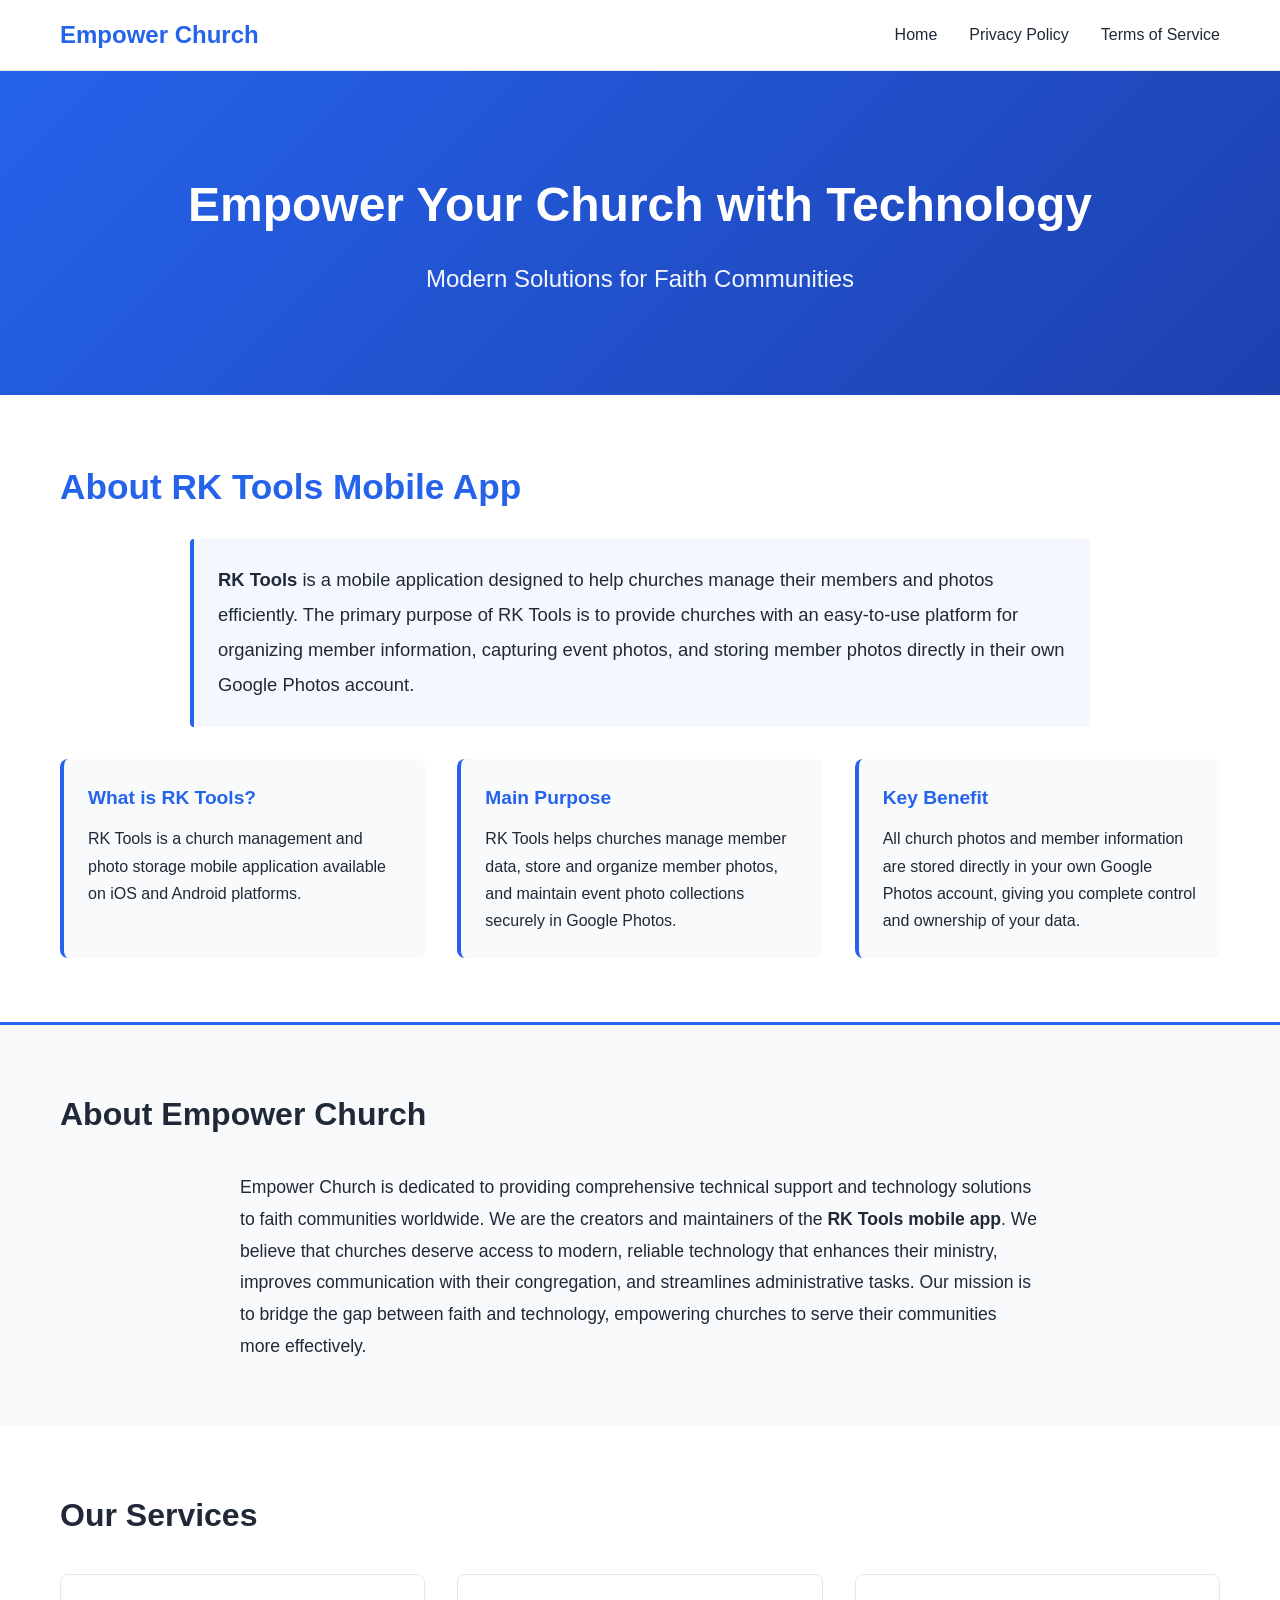
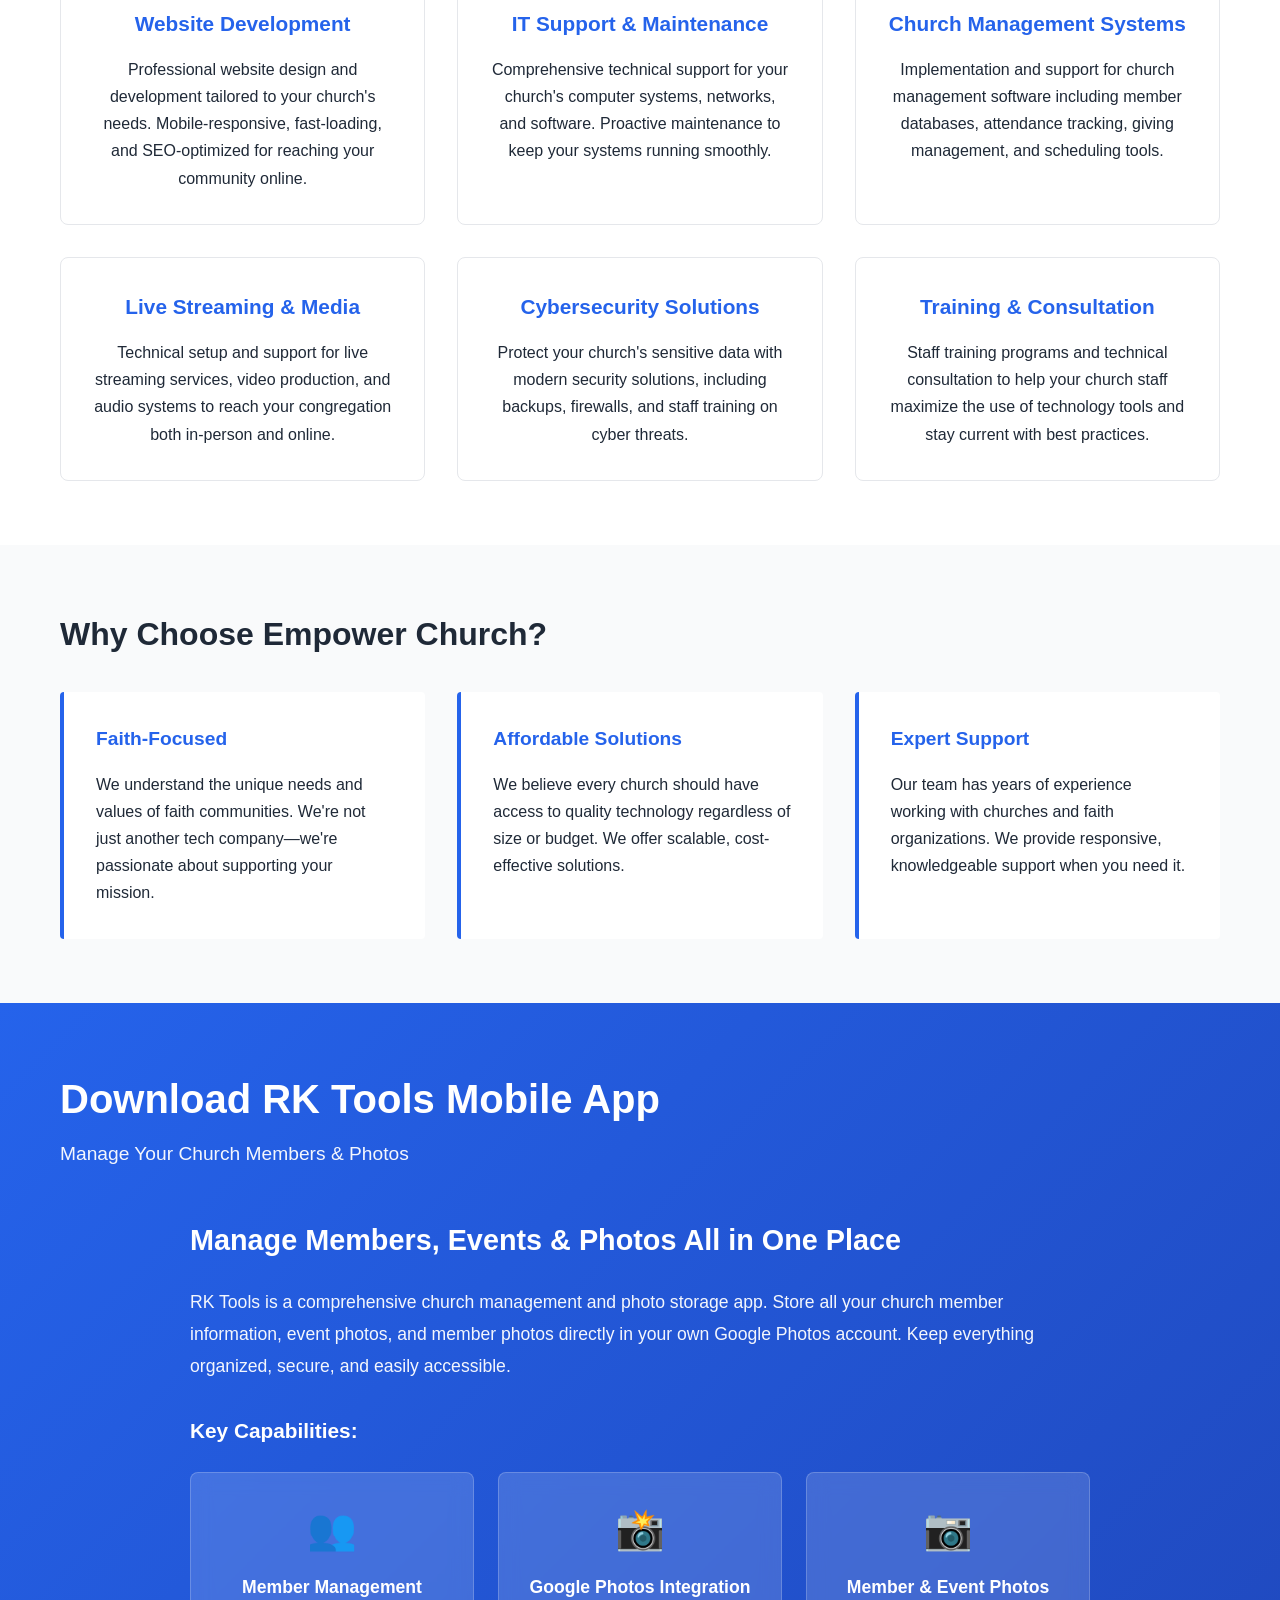
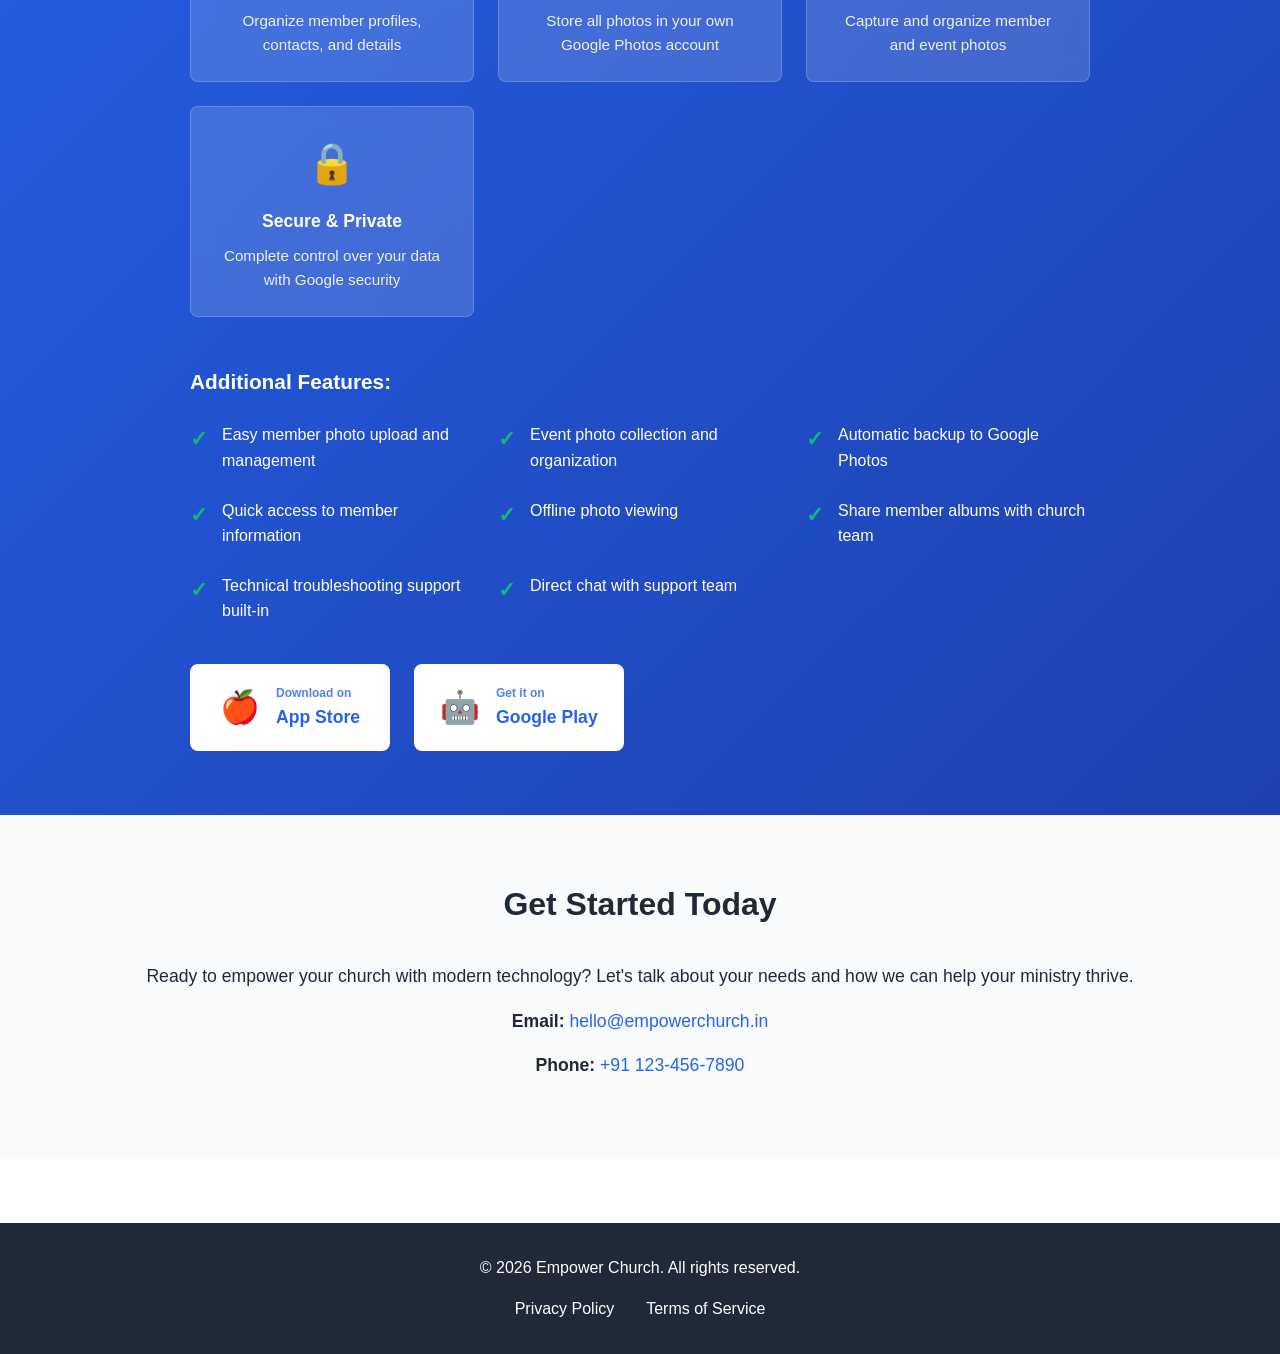
<file: index.html>
<!DOCTYPE html>
<html lang="en">
<head>
    <meta charset="UTF-8">
    <meta name="viewport" content="width=device-width, initial-scale=1.0">
    <title>Empower Church - Technology Solutions for Faith Communities</title>
    <meta name="application-name" content="RK Tools">
    <meta name="apple-mobile-web-app-title" content="RK Tools">
    <meta name="description" content="RK Tools is a mobile application that helps churches manage member information and store member photos in Google Photos. Available on iOS and Android.">
    <meta property="og:title" content="RK Tools - Church Management Mobile App">
    <meta property="og:description" content="RK Tools helps churches manage members, photos, and events. Store everything securely in your own Google Photos account.">
    <link rel="stylesheet" href="style.css">
    <script type="application/ld+json">
    {
      "@context": "https://schema.org",
      "@type": "SoftwareApplication",
      "name": "RK Tools",
      "description": "Church management and photo storage app for managing members, events, and photos directly in your Google Photos account",
      "applicationCategory": "BusinessApplication",
      "offers": {
        "@type": "Offer",
        "price": "0",
        "priceCurrency": "USD"
      }
    }
    </script>
</head>
<body>
    <header>
        <nav class="navbar">
            <div class="container">
                <div class="logo">Empower Church</div>
                <ul class="nav-links">
                    <li><a href="index.html">Home</a></li>
                    <li><a href="privacy-policy.html">Privacy Policy</a></li>
                    <li><a href="terms-of-service.html">Terms of Service</a></li>
                </ul>
            </div>
        </nav>
    </header>

    <main>
        <!-- Hero Section -->
        <section class="hero">
            <div class="container">
                <h1>Empower Your Church with Technology</h1>
                <p>Modern Solutions for Faith Communities</p>
            </div>
        </section>

        <!-- About RK Tools App Section -->
        <section class="about-app">
            <div class="container">
                <h2>About RK Tools Mobile App</h2>
                <p class="app-purpose"><strong>RK Tools</strong> is a mobile application designed to help churches manage their members and photos efficiently. The primary purpose of RK Tools is to provide churches with an easy-to-use platform for organizing member information, capturing event photos, and storing member photos directly in their own Google Photos account.</p>

                <div class="rk-tools-summary">
                    <div class="summary-item">
                        <h4>What is RK Tools?</h4>
                        <p>RK Tools is a church management and photo storage mobile application available on iOS and Android platforms.</p>
                    </div>
                    <div class="summary-item">
                        <h4>Main Purpose</h4>
                        <p>RK Tools helps churches manage member data, store and organize member photos, and maintain event photo collections securely in Google Photos.</p>
                    </div>
                    <div class="summary-item">
                        <h4>Key Benefit</h4>
                        <p>All church photos and member information are stored directly in your own Google Photos account, giving you complete control and ownership of your data.</p>
                    </div>
                </div>
            </div>
        </section>

        <!-- About Section -->
        <section class="about">
            <div class="container">
                <h2>About Empower Church</h2>
                <p>Empower Church is dedicated to providing comprehensive technical support and technology solutions to faith communities worldwide. We are the creators and maintainers of the <strong>RK Tools mobile app</strong>. We believe that churches deserve access to modern, reliable technology that enhances their ministry, improves communication with their congregation, and streamlines administrative tasks. Our mission is to bridge the gap between faith and technology, empowering churches to serve their communities more effectively.</p>
            </div>
        </section>

        <!-- Services Section -->
        <section class="services">
            <div class="container">
                <h2>Our Services</h2>
                <div class="service-cards">
                    <div class="card">
                        <h3>Website Development</h3>
                        <p>Professional website design and development tailored to your church's needs. Mobile-responsive, fast-loading, and SEO-optimized for reaching your community online.</p>
                    </div>
                    <div class="card">
                        <h3>IT Support & Maintenance</h3>
                        <p>Comprehensive technical support for your church's computer systems, networks, and software. Proactive maintenance to keep your systems running smoothly.</p>
                    </div>
                    <div class="card">
                        <h3>Church Management Systems</h3>
                        <p>Implementation and support for church management software including member databases, attendance tracking, giving management, and scheduling tools.</p>
                    </div>
                    <div class="card">
                        <h3>Live Streaming & Media</h3>
                        <p>Technical setup and support for live streaming services, video production, and audio systems to reach your congregation both in-person and online.</p>
                    </div>
                    <div class="card">
                        <h3>Cybersecurity Solutions</h3>
                        <p>Protect your church's sensitive data with modern security solutions, including backups, firewalls, and staff training on cyber threats.</p>
                    </div>
                    <div class="card">
                        <h3>Training & Consultation</h3>
                        <p>Staff training programs and technical consultation to help your church staff maximize the use of technology tools and stay current with best practices.</p>
                    </div>
                </div>
            </div>
        </section>

        <!-- Why Choose Us Section -->
        <section class="why-us">
            <div class="container">
                <h2>Why Choose Empower Church?</h2>
                <div class="features">
                    <div class="feature">
                        <h3>Faith-Focused</h3>
                        <p>We understand the unique needs and values of faith communities. We're not just another tech company—we're passionate about supporting your mission.</p>
                    </div>
                    <div class="feature">
                        <h3>Affordable Solutions</h3>
                        <p>We believe every church should have access to quality technology regardless of size or budget. We offer scalable, cost-effective solutions.</p>
                    </div>
                    <div class="feature">
                        <h3>Expert Support</h3>
                        <p>Our team has years of experience working with churches and faith organizations. We provide responsive, knowledgeable support when you need it.</p>
                    </div>
                </div>
            </div>
        </section>

        <!-- RK Tools Mobile App Section -->
        <section class="app-section">
            <div class="container">
                <h2>Download RK Tools Mobile App</h2>
                <p class="app-subtitle">Manage Your Church Members & Photos</p>

                <div class="app-content">
                    <div class="app-info">
                        <h3>Manage Members, Events & Photos All in One Place</h3>
                        <p>RK Tools is a comprehensive church management and photo storage app. Store all your church member information, event photos, and member photos directly in your own Google Photos account. Keep everything organized, secure, and easily accessible.</p>

                        <div class="app-highlights">
                            <h4>Key Capabilities:</h4>
                            <div class="highlights-grid">
                                <div class="highlight-card">
                                    <div class="highlight-icon">👥</div>
                                    <h5>Member Management</h5>
                                    <p>Organize member profiles, contacts, and details</p>
                                </div>
                                <div class="highlight-card">
                                    <div class="highlight-icon">📸</div>
                                    <h5>Google Photos Integration</h5>
                                    <p>Store all photos in your own Google Photos account</p>
                                </div>
                                <div class="highlight-card">
                                    <div class="highlight-icon">📷</div>
                                    <h5>Member & Event Photos</h5>
                                    <p>Capture and organize member and event photos</p>
                                </div>
                                <div class="highlight-card">
                                    <div class="highlight-icon">🔒</div>
                                    <h5>Secure & Private</h5>
                                    <p>Complete control over your data with Google security</p>
                                </div>
                            </div>
                        </div>

                        <div class="app-features">
                            <h4>Additional Features:</h4>
                            <ul>
                                <li>Easy member photo upload and management</li>
                                <li>Event photo collection and organization</li>
                                <li>Automatic backup to Google Photos</li>
                                <li>Quick access to member information</li>
                                <li>Offline photo viewing</li>
                                <li>Share member albums with church team</li>
                                <li>Technical troubleshooting support built-in</li>
                                <li>Direct chat with support team</li>
                            </ul>
                        </div>

                        <div class="app-buttons">
                            <a href="#" class="app-btn ios-btn">
                                <span class="btn-icon">🍎</span>
                                <span class="btn-text">
                                    <span class="btn-label">Download on</span>
                                    <span class="btn-store">App Store</span>
                                </span>
                            </a>
                            <a href="#" class="app-btn android-btn">
                                <span class="btn-icon">🤖</span>
                                <span class="btn-text">
                                    <span class="btn-label">Get it on</span>
                                    <span class="btn-store">Google Play</span>
                                </span>
                            </a>
                        </div>
                    </div>
                </div>
            </div>
        </section>

        <!-- Contact Section -->
        <section class="contact">
            <div class="container">
                <h2>Get Started Today</h2>
                <p>Ready to empower your church with modern technology? Let's talk about your needs and how we can help your ministry thrive.</p>
                <p><strong>Email:</strong> <a href="mailto:hello@empowerchurch.in">hello@empowerchurch.in</a></p>
                <p><strong>Phone:</strong> <a href="tel:+911234567890">+91 123-456-7890</a></p>
            </div>
        </section>
    </main>

    <footer>
        <div class="container">
            <p>&copy; 2026 Empower Church. All rights reserved.</p>
            <ul class="footer-links">
                <li><a href="privacy-policy.html">Privacy Policy</a></li>
                <li><a href="terms-of-service.html">Terms of Service</a></li>
            </ul>
        </div>
    </footer>
</body>
</html>
</file>
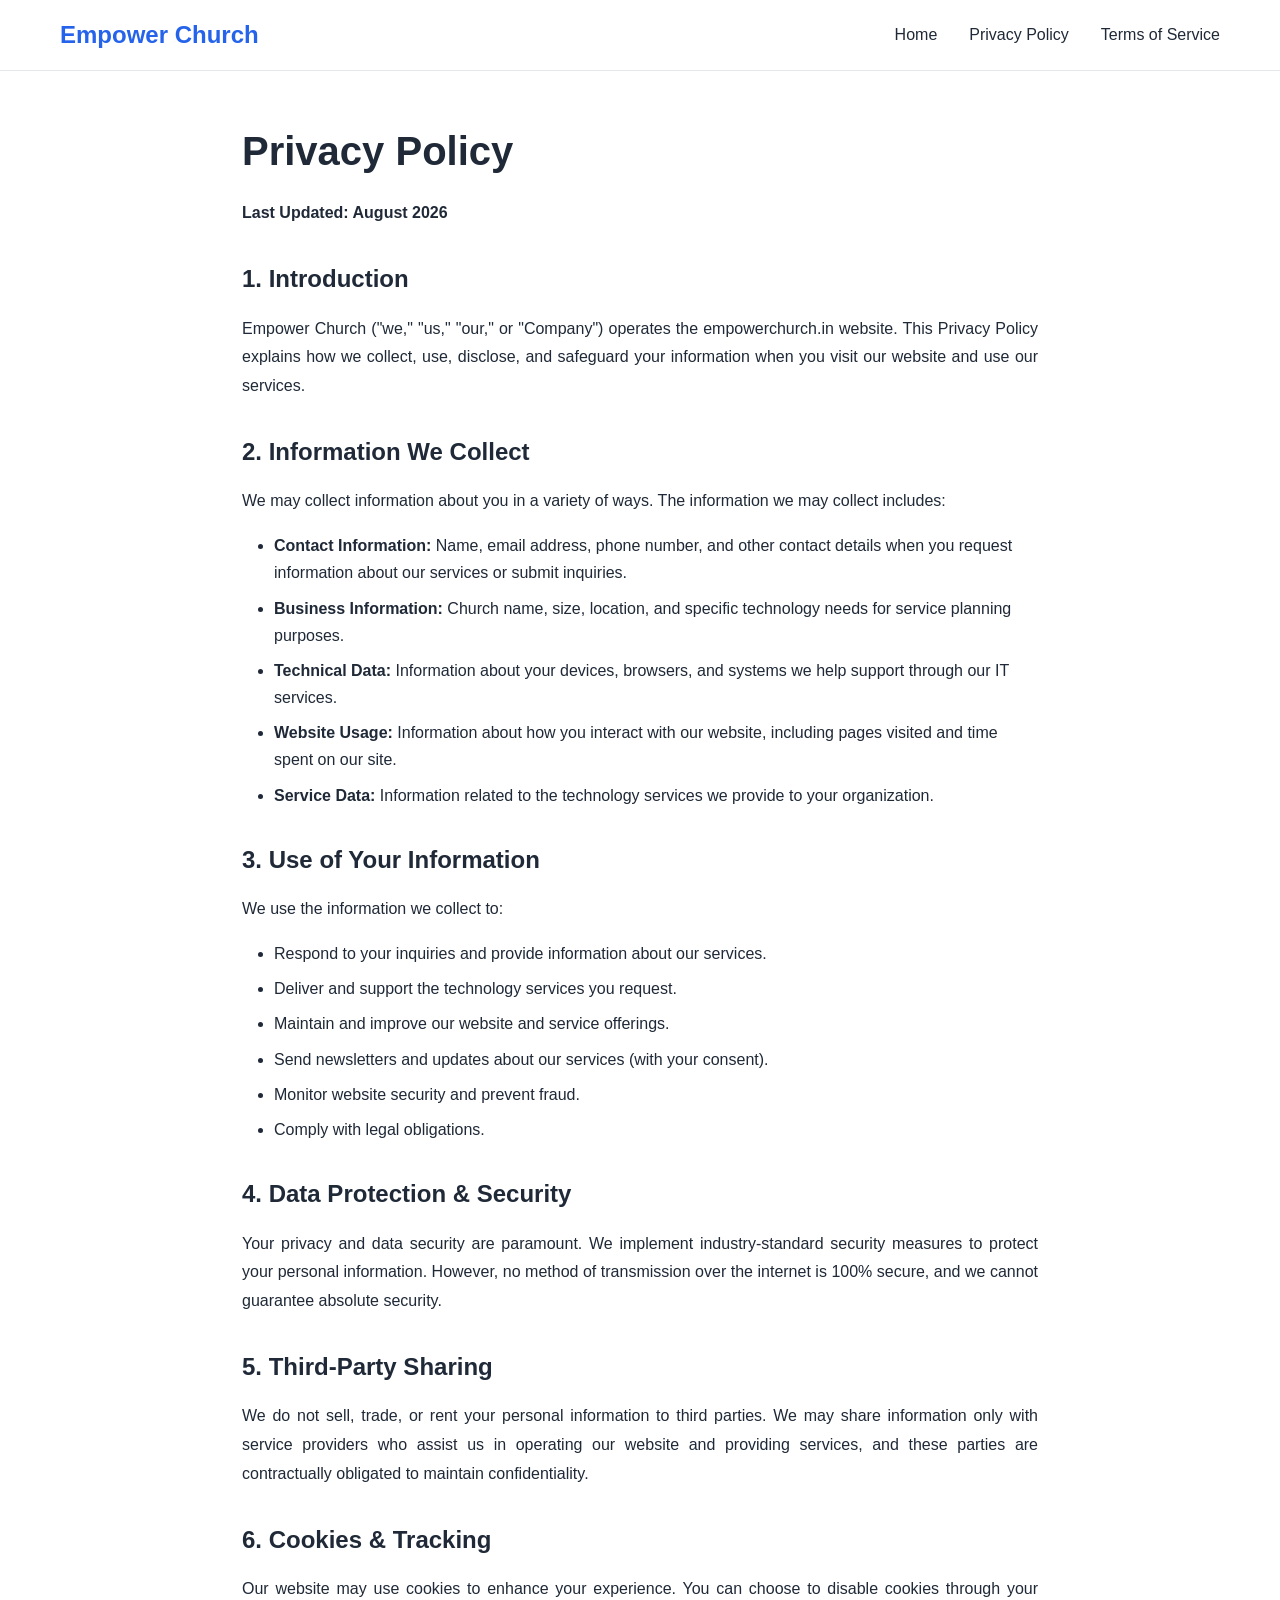
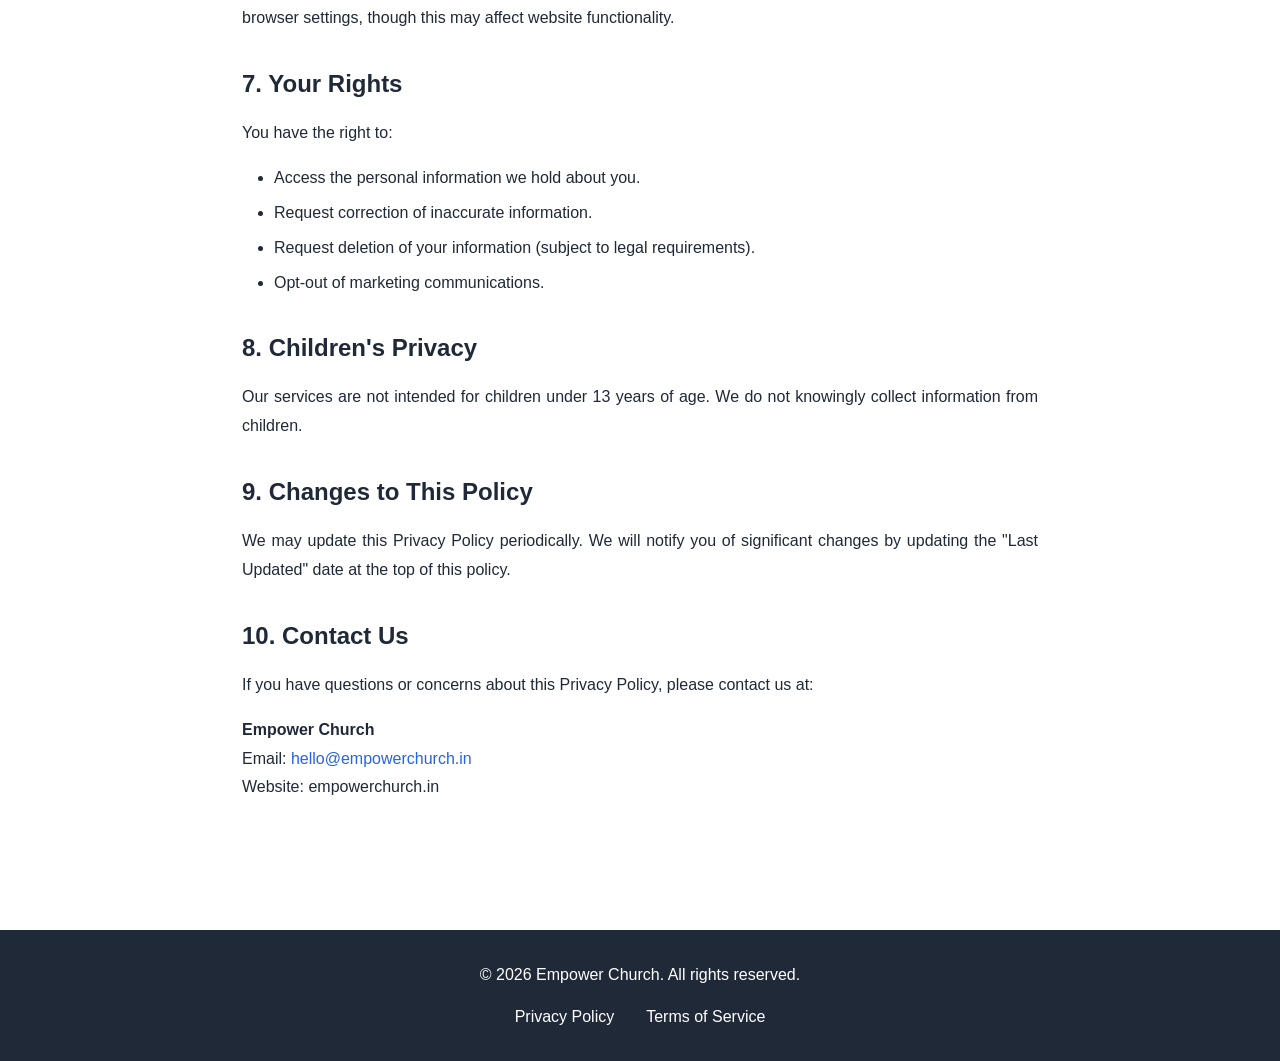
<file: privacy-policy.html>
<!DOCTYPE html>
<html lang="en">
<head>
    <meta charset="UTF-8">
    <meta name="viewport" content="width=device-width, initial-scale=1.0">
    <title>Privacy Policy - Empower Church</title>
    <link rel="stylesheet" href="style.css">
</head>
<body>
    <header>
        <nav class="navbar">
            <div class="container">
                <div class="logo">Empower Church</div>
                <ul class="nav-links">
                    <li><a href="index.html">Home</a></li>
                    <li><a href="privacy-policy.html">Privacy Policy</a></li>
                    <li><a href="terms-of-service.html">Terms of Service</a></li>
                </ul>
            </div>
        </nav>
    </header>

    <main>
        <section class="policy-container">
            <div class="container">
                <h1>Privacy Policy</h1>
                <p><strong>Last Updated: August 2026</strong></p>

                <h2>1. Introduction</h2>
                <p>Empower Church ("we," "us," "our," or "Company") operates the empowerchurch.in website. This Privacy Policy explains how we collect, use, disclose, and safeguard your information when you visit our website and use our services.</p>

                <h2>2. Information We Collect</h2>
                <p>We may collect information about you in a variety of ways. The information we may collect includes:</p>
                <ul>
                    <li><strong>Contact Information:</strong> Name, email address, phone number, and other contact details when you request information about our services or submit inquiries.</li>
                    <li><strong>Business Information:</strong> Church name, size, location, and specific technology needs for service planning purposes.</li>
                    <li><strong>Technical Data:</strong> Information about your devices, browsers, and systems we help support through our IT services.</li>
                    <li><strong>Website Usage:</strong> Information about how you interact with our website, including pages visited and time spent on our site.</li>
                    <li><strong>Service Data:</strong> Information related to the technology services we provide to your organization.</li>
                </ul>

                <h2>3. Use of Your Information</h2>
                <p>We use the information we collect to:</p>
                <ul>
                    <li>Respond to your inquiries and provide information about our services.</li>
                    <li>Deliver and support the technology services you request.</li>
                    <li>Maintain and improve our website and service offerings.</li>
                    <li>Send newsletters and updates about our services (with your consent).</li>
                    <li>Monitor website security and prevent fraud.</li>
                    <li>Comply with legal obligations.</li>
                </ul>

                <h2>4. Data Protection & Security</h2>
                <p>Your privacy and data security are paramount. We implement industry-standard security measures to protect your personal information. However, no method of transmission over the internet is 100% secure, and we cannot guarantee absolute security.</p>

                <h2>5. Third-Party Sharing</h2>
                <p>We do not sell, trade, or rent your personal information to third parties. We may share information only with service providers who assist us in operating our website and providing services, and these parties are contractually obligated to maintain confidentiality.</p>

                <h2>6. Cookies & Tracking</h2>
                <p>Our website may use cookies to enhance your experience. You can choose to disable cookies through your browser settings, though this may affect website functionality.</p>

                <h2>7. Your Rights</h2>
                <p>You have the right to:</p>
                <ul>
                    <li>Access the personal information we hold about you.</li>
                    <li>Request correction of inaccurate information.</li>
                    <li>Request deletion of your information (subject to legal requirements).</li>
                    <li>Opt-out of marketing communications.</li>
                </ul>

                <h2>8. Children's Privacy</h2>
                <p>Our services are not intended for children under 13 years of age. We do not knowingly collect information from children.</p>

                <h2>9. Changes to This Policy</h2>
                <p>We may update this Privacy Policy periodically. We will notify you of significant changes by updating the "Last Updated" date at the top of this policy.</p>

                <h2>10. Contact Us</h2>
                <p>If you have questions or concerns about this Privacy Policy, please contact us at:</p>
                <p>
                    <strong>Empower Church</strong><br>
                    Email: <a href="mailto:hello@empowerchurch.in">hello@empowerchurch.in</a><br>
                    Website: empowerchurch.in
                </p>
            </div>
        </section>
    </main>

    <footer>
        <div class="container">
            <p>&copy; 2026 Empower Church. All rights reserved.</p>
            <ul class="footer-links">
                <li><a href="privacy-policy.html">Privacy Policy</a></li>
                <li><a href="terms-of-service.html">Terms of Service</a></li>
            </ul>
        </div>
    </footer>
</body>
</html>
</file>
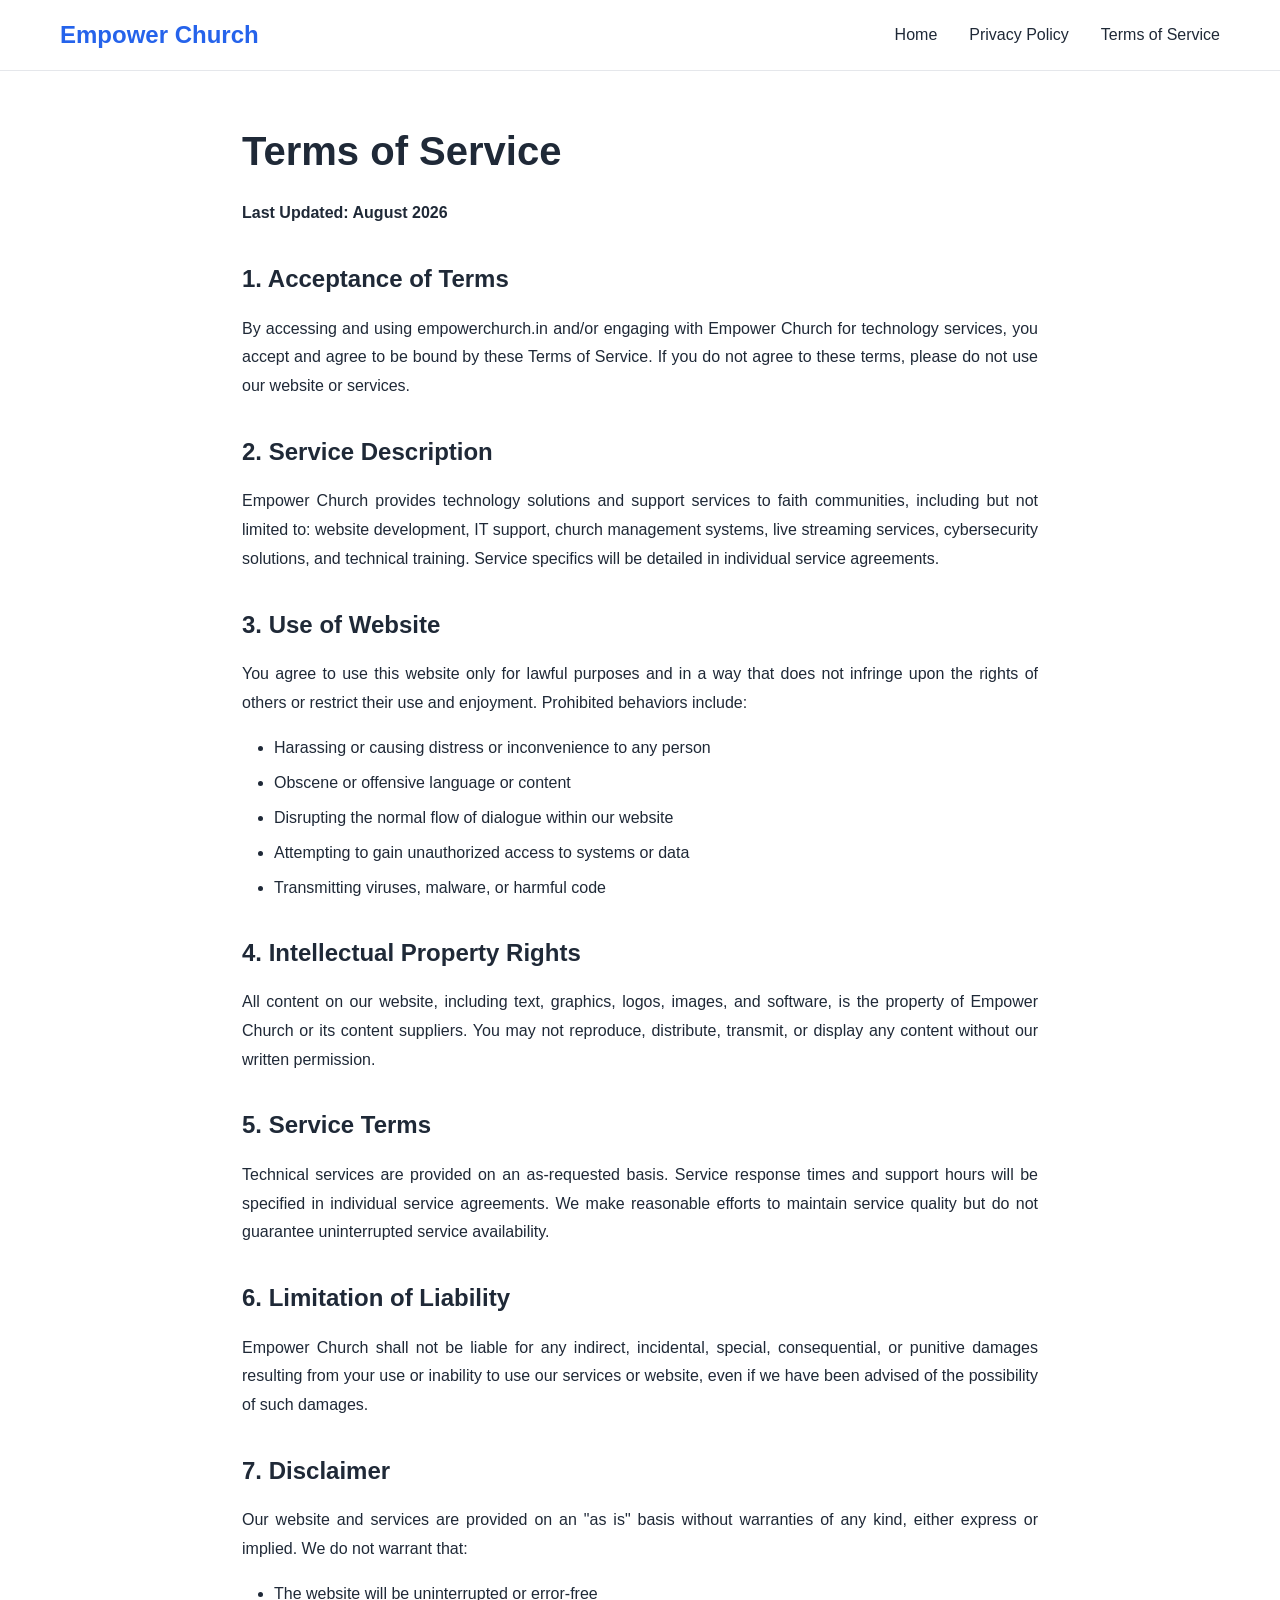
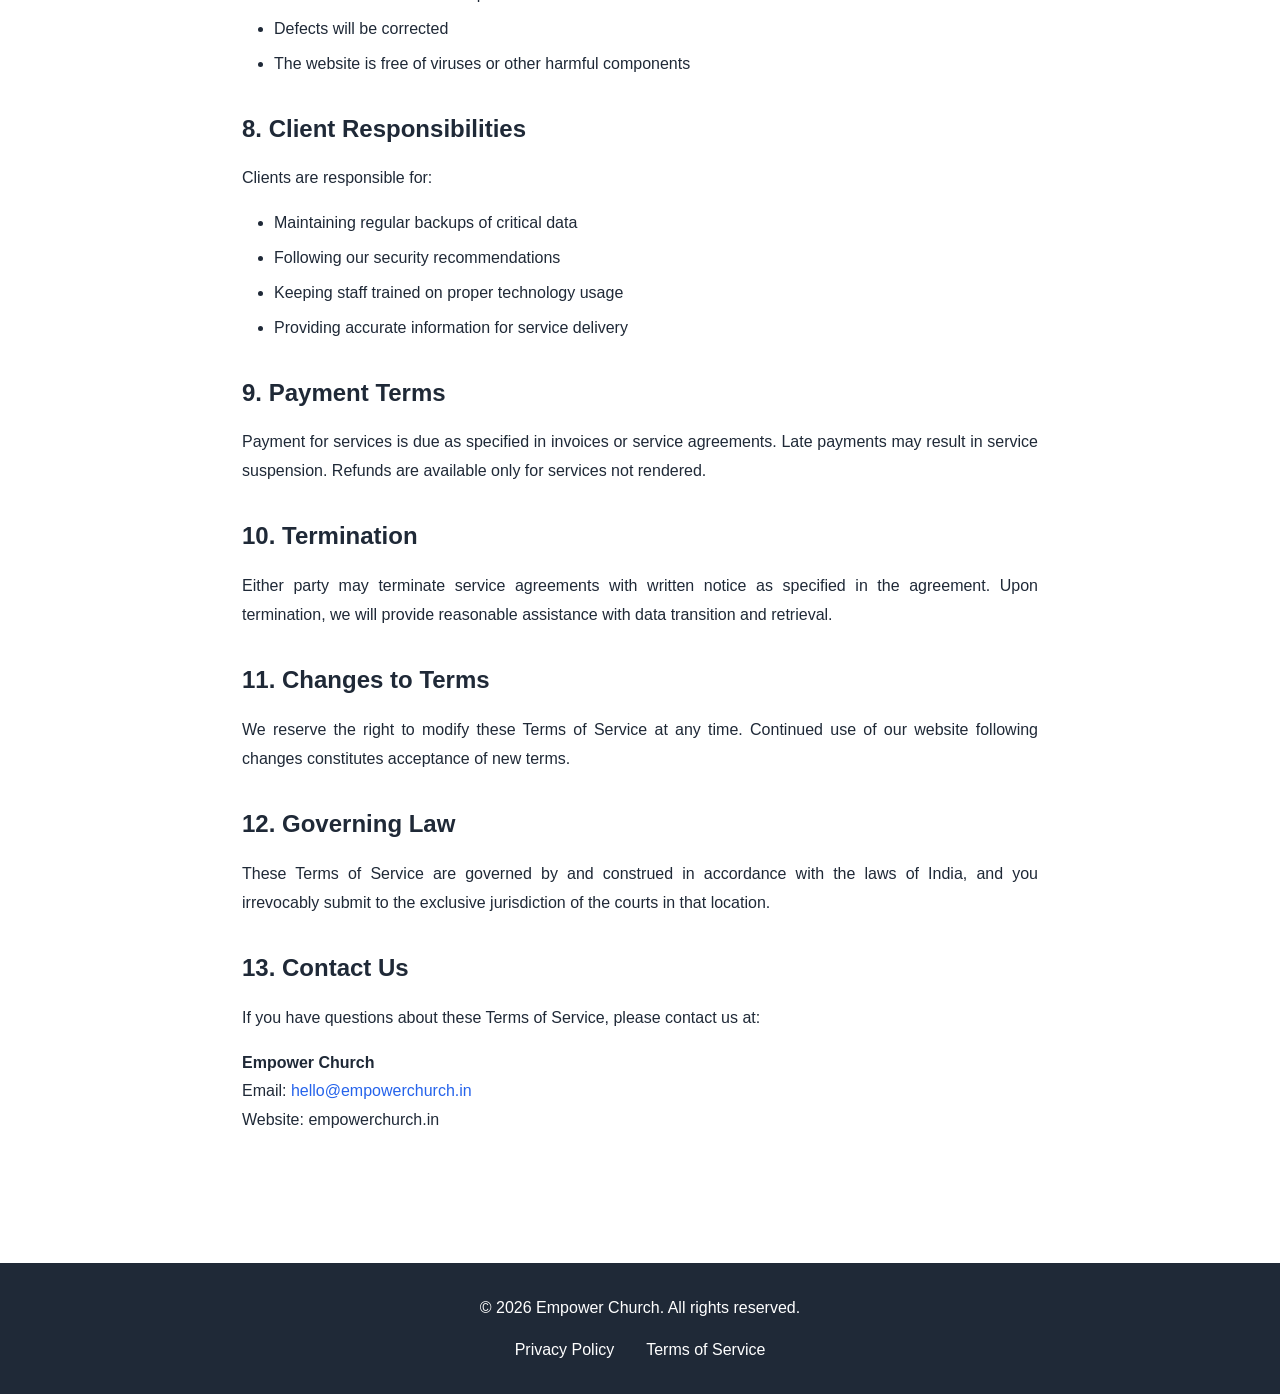
<file: terms-of-service.html>
<!DOCTYPE html>
<html lang="en">
<head>
    <meta charset="UTF-8">
    <meta name="viewport" content="width=device-width, initial-scale=1.0">
    <title>Terms of Service - Empower Church</title>
    <link rel="stylesheet" href="style.css">
</head>
<body>
    <header>
        <nav class="navbar">
            <div class="container">
                <div class="logo">Empower Church</div>
                <ul class="nav-links">
                    <li><a href="index.html">Home</a></li>
                    <li><a href="privacy-policy.html">Privacy Policy</a></li>
                    <li><a href="terms-of-service.html">Terms of Service</a></li>
                </ul>
            </div>
        </nav>
    </header>

    <main>
        <section class="policy-container">
            <div class="container">
                <h1>Terms of Service</h1>
                <p><strong>Last Updated: August 2026</strong></p>

                <h2>1. Acceptance of Terms</h2>
                <p>By accessing and using empowerchurch.in and/or engaging with Empower Church for technology services, you accept and agree to be bound by these Terms of Service. If you do not agree to these terms, please do not use our website or services.</p>

                <h2>2. Service Description</h2>
                <p>Empower Church provides technology solutions and support services to faith communities, including but not limited to: website development, IT support, church management systems, live streaming services, cybersecurity solutions, and technical training. Service specifics will be detailed in individual service agreements.</p>

                <h2>3. Use of Website</h2>
                <p>You agree to use this website only for lawful purposes and in a way that does not infringe upon the rights of others or restrict their use and enjoyment. Prohibited behaviors include:</p>
                <ul>
                    <li>Harassing or causing distress or inconvenience to any person</li>
                    <li>Obscene or offensive language or content</li>
                    <li>Disrupting the normal flow of dialogue within our website</li>
                    <li>Attempting to gain unauthorized access to systems or data</li>
                    <li>Transmitting viruses, malware, or harmful code</li>
                </ul>

                <h2>4. Intellectual Property Rights</h2>
                <p>All content on our website, including text, graphics, logos, images, and software, is the property of Empower Church or its content suppliers. You may not reproduce, distribute, transmit, or display any content without our written permission.</p>

                <h2>5. Service Terms</h2>
                <p>Technical services are provided on an as-requested basis. Service response times and support hours will be specified in individual service agreements. We make reasonable efforts to maintain service quality but do not guarantee uninterrupted service availability.</p>

                <h2>6. Limitation of Liability</h2>
                <p>Empower Church shall not be liable for any indirect, incidental, special, consequential, or punitive damages resulting from your use or inability to use our services or website, even if we have been advised of the possibility of such damages.</p>

                <h2>7. Disclaimer</h2>
                <p>Our website and services are provided on an "as is" basis without warranties of any kind, either express or implied. We do not warrant that:</p>
                <ul>
                    <li>The website will be uninterrupted or error-free</li>
                    <li>Defects will be corrected</li>
                    <li>The website is free of viruses or other harmful components</li>
                </ul>

                <h2>8. Client Responsibilities</h2>
                <p>Clients are responsible for:</p>
                <ul>
                    <li>Maintaining regular backups of critical data</li>
                    <li>Following our security recommendations</li>
                    <li>Keeping staff trained on proper technology usage</li>
                    <li>Providing accurate information for service delivery</li>
                </ul>

                <h2>9. Payment Terms</h2>
                <p>Payment for services is due as specified in invoices or service agreements. Late payments may result in service suspension. Refunds are available only for services not rendered.</p>

                <h2>10. Termination</h2>
                <p>Either party may terminate service agreements with written notice as specified in the agreement. Upon termination, we will provide reasonable assistance with data transition and retrieval.</p>

                <h2>11. Changes to Terms</h2>
                <p>We reserve the right to modify these Terms of Service at any time. Continued use of our website following changes constitutes acceptance of new terms.</p>

                <h2>12. Governing Law</h2>
                <p>These Terms of Service are governed by and construed in accordance with the laws of India, and you irrevocably submit to the exclusive jurisdiction of the courts in that location.</p>

                <h2>13. Contact Us</h2>
                <p>If you have questions about these Terms of Service, please contact us at:</p>
                <p>
                    <strong>Empower Church</strong><br>
                    Email: <a href="mailto:hello@empowerchurch.in">hello@empowerchurch.in</a><br>
                    Website: empowerchurch.in
                </p>
            </div>
        </section>
    </main>

    <footer>
        <div class="container">
            <p>&copy; 2026 Empower Church. All rights reserved.</p>
            <ul class="footer-links">
                <li><a href="privacy-policy.html">Privacy Policy</a></li>
                <li><a href="terms-of-service.html">Terms of Service</a></li>
            </ul>
        </div>
    </footer>
</body>
</html>
</file>
<file: style.css>
/* Global Styles */
* {
    margin: 0;
    padding: 0;
    box-sizing: border-box;
}

:root {
    --primary-color: #2563eb;
    --primary-dark: #1e40af;
    --text-color: #1f2937;
    --light-bg: #f9fafb;
    --border-color: #e5e7eb;
    --white: #ffffff;
    --bg-color: #ffffff;
    --nav-bg: #ffffff;
}

@media (prefers-color-scheme: dark) {
    :root {
        --text-color: #e5e7eb;
        --light-bg: #2d3748;
        --border-color: #4a5568;
        --bg-color: #1a202c;
        --nav-bg: #2d3748;
    }
}

body {
    font-family: -apple-system, BlinkMacSystemFont, 'Segoe UI', Roboto, 'Helvetica Neue', Arial, sans-serif;
    line-height: 1.6;
    color: var(--text-color);
    background-color: var(--bg-color);
}

.container {
    max-width: 1200px;
    margin: 0 auto;
    padding: 0 20px;
}

/* Header & Navigation */
header {
    background-color: var(--nav-bg);
    border-bottom: 1px solid var(--border-color);
    position: sticky;
    top: 0;
    z-index: 1000;
}

.navbar {
    padding: 1rem 0;
}

.navbar .container {
    display: flex;
    justify-content: space-between;
    align-items: center;
}

.logo {
    font-size: 1.5rem;
    font-weight: 700;
    color: var(--primary-color);
}

.nav-links {
    display: flex;
    list-style: none;
    gap: 2rem;
}

.nav-links a {
    text-decoration: none;
    color: var(--text-color);
    font-weight: 500;
    transition: color 0.3s ease;
}

.nav-links a:hover {
    color: var(--primary-color);
}

@media (max-width: 768px) {
    .nav-links {
        gap: 1rem;
        font-size: 0.9rem;
    }
}

/* Hero Section */
.hero {
    background: linear-gradient(135deg, var(--primary-color) 0%, var(--primary-dark) 100%);
    color: var(--white);
    padding: 6rem 2rem;
    text-align: center;
}

.hero h1 {
    font-size: 3rem;
    margin-bottom: 1rem;
}

.hero p {
    font-size: 1.5rem;
    opacity: 0.95;
}

@media (max-width: 768px) {
    .hero h1 {
        font-size: 2rem;
    }

    .hero p {
        font-size: 1.1rem;
    }

    .hero {
        padding: 3rem 2rem;
    }
}

/* Main Sections */
main {
    min-height: calc(100vh - 200px);
}

section {
    padding: 4rem 2rem;
}

section h2 {
    font-size: 2rem;
    margin-bottom: 2rem;
    color: var(--text-color);
}

/* About RK Tools App Section */
.about-app {
    background-color: var(--white);
    border-bottom: 3px solid var(--primary-color);
}

.about-app h2 {
    color: var(--primary-color);
    font-size: 2.2rem;
    margin-bottom: 1.5rem;
}

.app-purpose {
    font-size: 1.15rem;
    line-height: 1.9;
    max-width: 900px;
    margin: 0 auto 2rem;
    color: var(--text-color);
    background-color: rgba(37, 99, 235, 0.05);
    padding: 1.5rem;
    border-left: 4px solid var(--primary-color);
    border-radius: 4px;
}

.rk-tools-summary {
    display: grid;
    grid-template-columns: repeat(auto-fit, minmax(250px, 1fr));
    gap: 2rem;
    margin-top: 2rem;
}

.summary-item {
    background-color: var(--light-bg);
    padding: 1.5rem;
    border-radius: 8px;
    border-left: 4px solid var(--primary-color);
}

.summary-item h4 {
    color: var(--primary-color);
    font-size: 1.2rem;
    margin-bottom: 0.75rem;
}

.summary-item p {
    color: var(--text-color);
    line-height: 1.7;
    margin: 0;
}

/* About Section */
.about {
    background-color: var(--light-bg);
}

.about p {
    font-size: 1.1rem;
    line-height: 1.8;
    max-width: 800px;
    margin: 0 auto;
}

/* Services Section */
.service-cards {
    display: grid;
    grid-template-columns: repeat(auto-fit, minmax(280px, 1fr));
    gap: 2rem;
    margin-top: 2rem;
}

.card {
    background-color: var(--nav-bg);
    border: 1px solid var(--border-color);
    border-radius: 8px;
    padding: 2rem;
    text-align: center;
    transition: transform 0.3s ease, box-shadow 0.3s ease;
}

.card:hover {
    transform: translateY(-5px);
    box-shadow: 0 10px 25px rgba(0, 0, 0, 0.1);
}

.card h3 {
    font-size: 1.3rem;
    margin-bottom: 1rem;
    color: var(--primary-color);
}

.card p {
    color: var(--text-color);
    line-height: 1.7;
}

/* Why Choose Us Section */
.why-us {
    background-color: var(--light-bg);
}

.features {
    display: grid;
    grid-template-columns: repeat(auto-fit, minmax(280px, 1fr));
    gap: 2rem;
    margin-top: 2rem;
}

.feature {
    background-color: var(--nav-bg);
    border-left: 4px solid var(--primary-color);
    padding: 2rem;
    border-radius: 4px;
    transition: transform 0.3s ease, box-shadow 0.3s ease;
}

.feature:hover {
    transform: translateX(5px);
    box-shadow: 0 5px 15px rgba(0, 0, 0, 0.1);
}

.feature h3 {
    font-size: 1.2rem;
    margin-bottom: 1rem;
    color: var(--primary-color);
}

.feature p {
    line-height: 1.7;
    color: var(--text-color);
}

/* RK Tools Mobile App Section */
.app-section {
    background: linear-gradient(135deg, var(--primary-color) 0%, var(--primary-dark) 100%);
    color: var(--white);
    padding: 4rem 2rem;
}

.app-section h2 {
    color: var(--white);
    font-size: 2.5rem;
    margin-bottom: 0.5rem;
}

.app-subtitle {
    font-size: 1.2rem;
    opacity: 0.95;
    margin-bottom: 3rem;
}

.app-content {
    max-width: 900px;
    margin: 0 auto;
}

.app-info h3 {
    font-size: 1.8rem;
    margin-bottom: 1.5rem;
    color: var(--white);
}

.app-info > p {
    font-size: 1.1rem;
    line-height: 1.8;
    margin-bottom: 2rem;
    opacity: 0.95;
}

.app-info h4 {
    font-size: 1.3rem;
    margin-top: 2rem;
    margin-bottom: 1.5rem;
    color: var(--white);
}

.app-highlights {
    margin: 2rem 0 3rem 0;
}

.highlights-grid {
    display: grid;
    grid-template-columns: repeat(auto-fit, minmax(220px, 1fr));
    gap: 1.5rem;
    margin-bottom: 2rem;
}

.highlight-card {
    background-color: rgba(255, 255, 255, 0.15);
    padding: 1.5rem;
    border-radius: 8px;
    text-align: center;
    backdrop-filter: blur(10px);
    border: 1px solid rgba(255, 255, 255, 0.2);
    transition: all 0.3s ease;
}

.highlight-card:hover {
    background-color: rgba(255, 255, 255, 0.25);
    transform: translateY(-5px);
}

.highlight-icon {
    font-size: 2.5rem;
    margin-bottom: 0.75rem;
    display: block;
}

.highlight-card h5 {
    font-size: 1.1rem;
    margin-bottom: 0.5rem;
    color: var(--white);
}

.highlight-card p {
    font-size: 0.95rem;
    opacity: 0.9;
    margin: 0;
}

.app-features {
    margin: 2.5rem 0;
}

.app-features ul {
    display: grid;
    grid-template-columns: repeat(auto-fit, minmax(220px, 1fr));
    gap: 1.5rem;
    list-style: none;
    margin: 0;
    padding: 0;
}

.app-features li {
    padding-left: 2rem;
    position: relative;
    font-size: 1rem;
    line-height: 1.6;
}

.app-features li:before {
    content: "✓";
    position: absolute;
    left: 0;
    color: #10b981;
    font-weight: bold;
    font-size: 1.3rem;
}

.app-buttons {
    display: flex;
    gap: 1.5rem;
    margin-top: 2.5rem;
    flex-wrap: wrap;
}

.app-btn {
    display: flex;
    align-items: center;
    gap: 1rem;
    padding: 1rem 1.5rem;
    background-color: var(--white);
    color: var(--primary-color);
    text-decoration: none;
    border-radius: 8px;
    border: 2px solid var(--white);
    transition: all 0.3s ease;
    font-weight: 600;
    min-width: 200px;
    justify-content: center;
}

.app-btn:hover {
    transform: translateY(-3px);
    box-shadow: 0 10px 25px rgba(0, 0, 0, 0.2);
}

.btn-icon {
    font-size: 2rem;
}

.btn-text {
    display: flex;
    flex-direction: column;
    text-align: left;
}

.btn-label {
    font-size: 0.75rem;
    opacity: 0.8;
}

.btn-store {
    font-size: 1.1rem;
    font-weight: 700;
}

.ios-btn:hover {
    background-color: #f0f0f0;
}

.android-btn:hover {
    background-color: #f0f0f0;
}

/* Contact Section */
.contact {
    background-color: var(--light-bg);
    text-align: center;
}

.contact p {
    font-size: 1.1rem;
    margin-bottom: 1rem;
}

.contact a {
    color: var(--primary-color);
    text-decoration: none;
    transition: color 0.3s ease;
}

.contact a:hover {
    color: var(--primary-dark);
    text-decoration: underline;
}

/* Policy Container */
.policy-container {
    padding: 3rem 2rem;
    max-width: 900px;
    margin: 0 auto;
}

.policy-container h1 {
    font-size: 2.5rem;
    margin-bottom: 1rem;
    color: var(--text-color);
}

.policy-container h2 {
    font-size: 1.5rem;
    margin-top: 2rem;
    margin-bottom: 1rem;
    color: var(--text-color);
}

.policy-container p {
    margin-bottom: 1rem;
    line-height: 1.8;
    text-align: justify;
}

.policy-container ul {
    margin-left: 2rem;
    margin-bottom: 1rem;
}

.policy-container li {
    margin-bottom: 0.5rem;
    line-height: 1.7;
}

.policy-container a {
    color: var(--primary-color);
    text-decoration: none;
    transition: color 0.3s ease;
}

.policy-container a:hover {
    color: var(--primary-dark);
    text-decoration: underline;
}

/* Footer */
footer {
    background-color: var(--text-color);
    color: var(--white);
    padding: 2rem;
    text-align: center;
    margin-top: 4rem;
}

footer .container {
    display: flex;
    flex-direction: column;
    gap: 1rem;
}

.footer-links {
    list-style: none;
    display: flex;
    justify-content: center;
    gap: 2rem;
    flex-wrap: wrap;
}

.footer-links a {
    color: var(--white);
    text-decoration: none;
    transition: opacity 0.3s ease;
}

.footer-links a:hover {
    opacity: 0.8;
}

footer p {
    margin: 0;
}

/* Responsive Design */
@media (max-width: 768px) {
    section {
        padding: 2rem 1rem;
    }

    section h2 {
        font-size: 1.5rem;
    }

    .policy-container {
        padding: 1.5rem;
    }

    .policy-container h1 {
        font-size: 1.8rem;
    }

    .policy-container h2 {
        font-size: 1.2rem;
    }

    .navbar .container {
        flex-direction: column;
        gap: 1rem;
    }

    .nav-links {
        width: 100%;
        justify-content: center;
    }

    .app-section h2 {
        font-size: 1.8rem;
    }

    .app-subtitle {
        font-size: 1rem;
    }

    .app-info h3 {
        font-size: 1.3rem;
    }

    .app-buttons {
        flex-direction: column;
    }

    .app-btn {
        width: 100%;
        min-width: unset;
    }

    .app-features ul {
        grid-template-columns: 1fr;
    }

    .highlights-grid {
        grid-template-columns: repeat(2, 1fr);
    }

    .about-app h2 {
        font-size: 1.6rem;
    }

    .app-purpose {
        font-size: 1rem;
        padding: 1rem;
    }

    .rk-tools-summary {
        grid-template-columns: 1fr;
    }

    @media (max-width: 480px) {
        .highlights-grid {
            grid-template-columns: 1fr;
        }

        .app-info h3 {
            font-size: 1.1rem;
        }

        .app-info > p {
            font-size: 1rem;
        }

        .btn-text {
            font-size: 0.9rem;
        }

        .about-app h2 {
            font-size: 1.3rem;
        }

        .app-purpose {
            font-size: 0.95rem;
        }
    }
}
</file>
